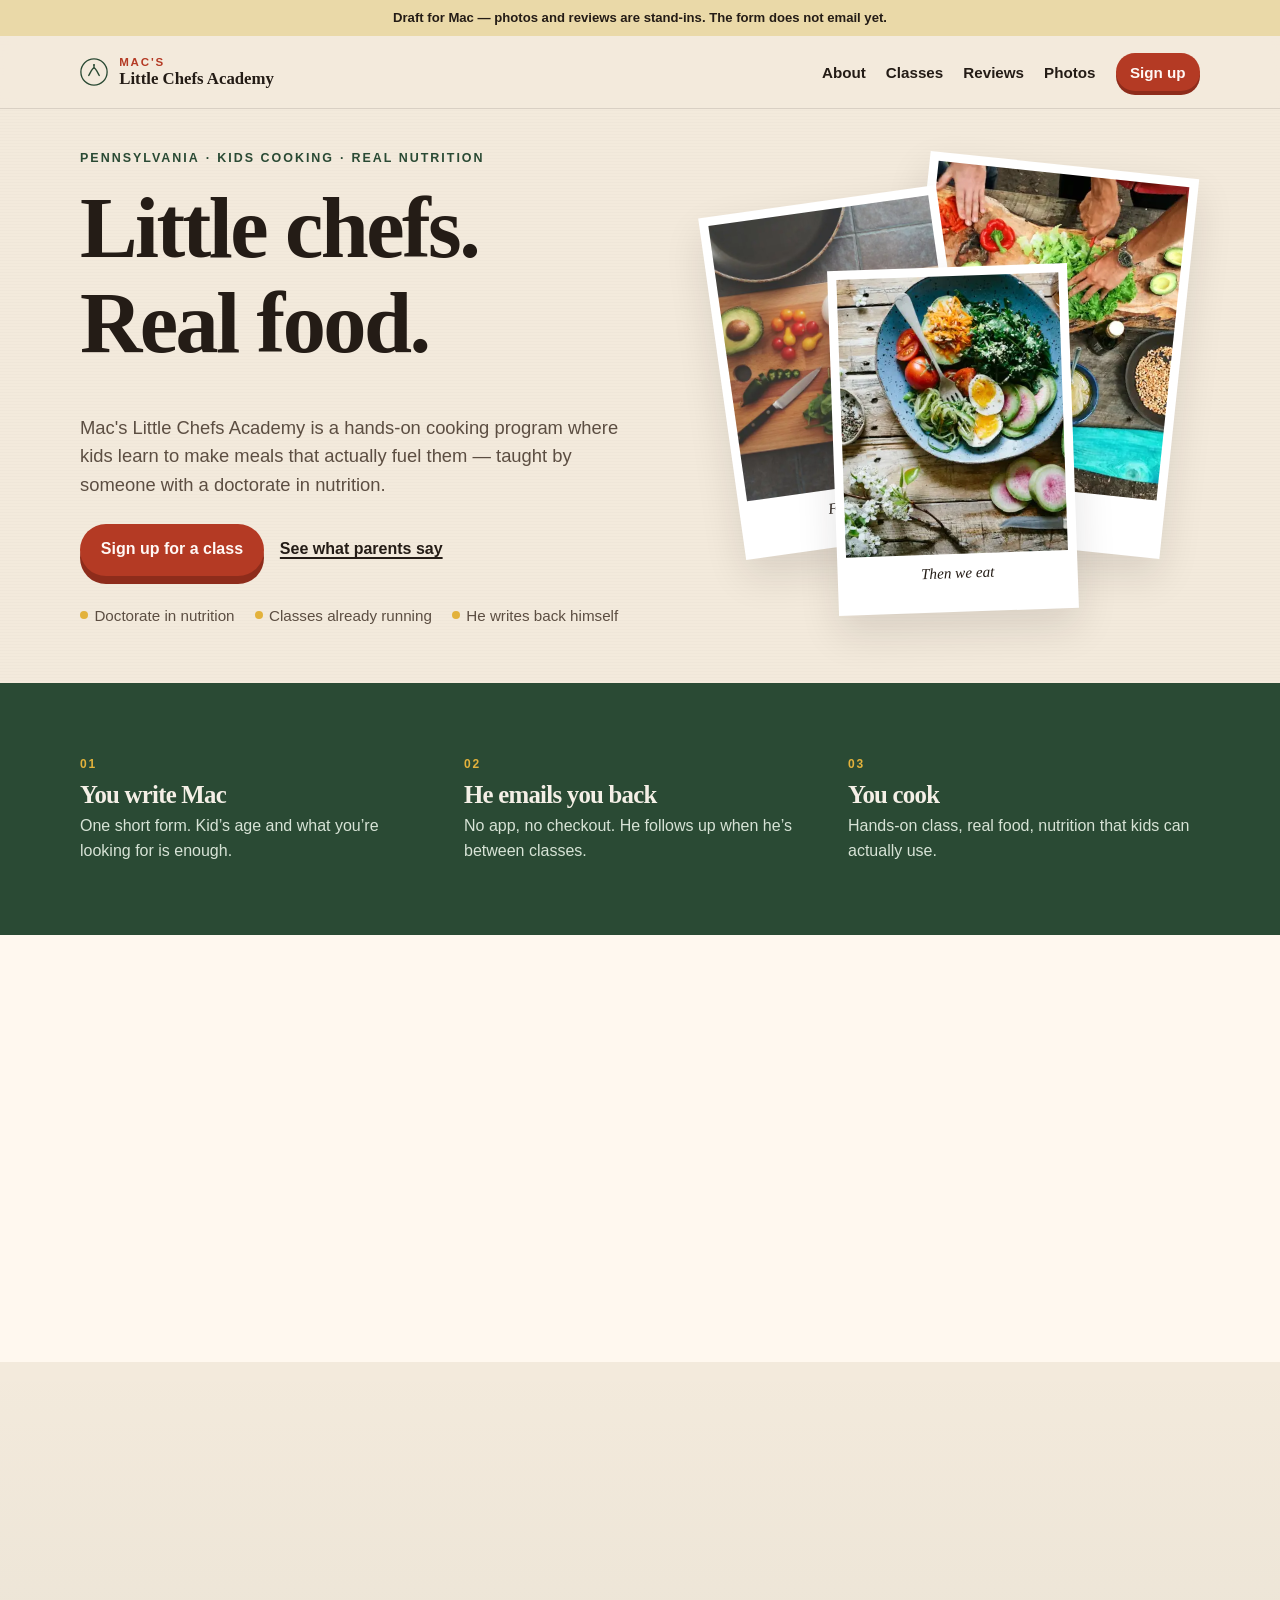
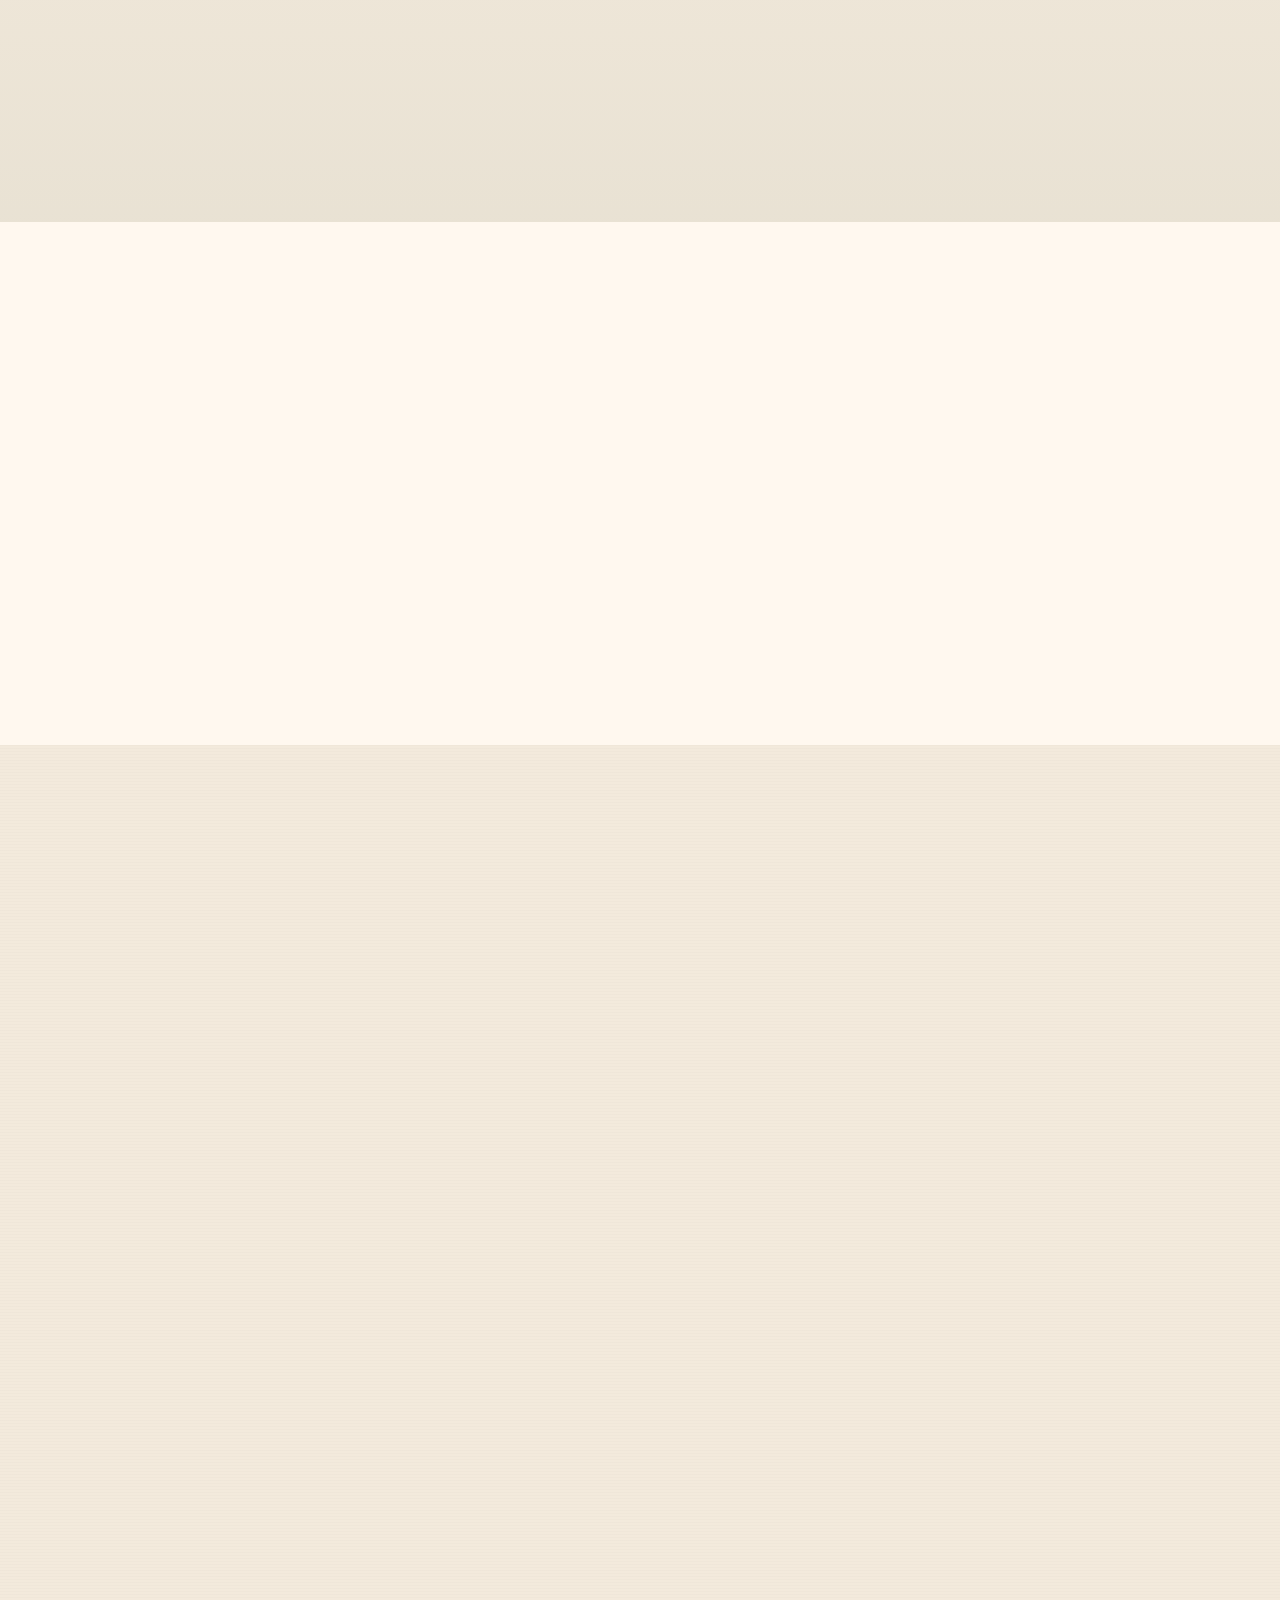
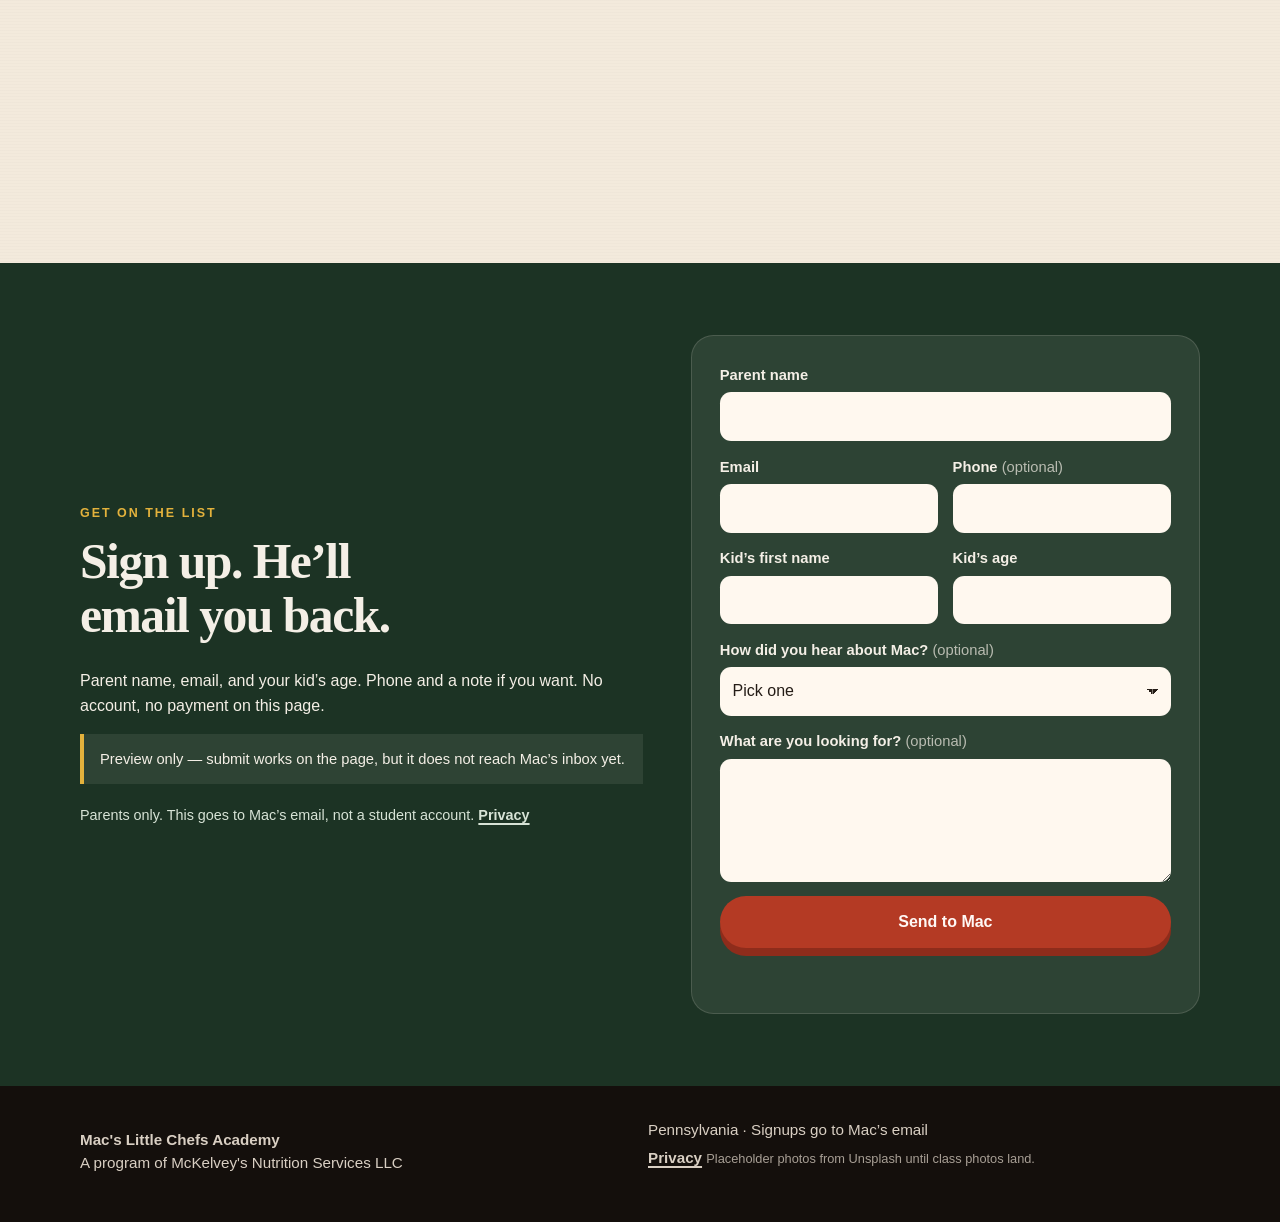
<file: site/index.html>
<!DOCTYPE html>
<html lang="en">
  <head>
    <meta charset="utf-8" />
    <meta name="viewport" content="width=device-width, initial-scale=1" />
    <title>Mac's Little Chefs Academy — Kids cooking in Pennsylvania</title>
    <meta
      name="description"
      content="Hands-on cooking classes for kids in Pennsylvania, taught with real nutrition. Sign up and Mac will follow up by email."
    />
    <meta name="robots" content="noindex, nofollow" />
    <meta name="referrer" content="strict-origin-when-cross-origin" />
    <meta
      http-equiv="Content-Security-Policy"
      content="default-src 'self'; script-src 'self' https://static.cloudflareinsights.com; style-src 'self' https://fonts.googleapis.com; font-src 'self' https://fonts.gstatic.com; img-src 'self' data:; connect-src 'self' https://api.web3forms.com https://cloudflareinsights.com https://static.cloudflareinsights.com; object-src 'none'; base-uri 'self'; form-action 'self' https://api.web3forms.com"
    />
    <meta name="theme-color" content="#2a4a34" />
    <meta property="og:title" content="Mac's Little Chefs Academy" />
    <meta
      property="og:description"
      content="Kids cooking classes in Pennsylvania, taught by someone with a doctorate in nutrition."
    />
    <meta property="og:type" content="website" />
    <meta property="og:url" content="https://jacobrozell.github.io/LittleChefAcademy/" />
    <meta
      property="og:image"
      content="https://jacobrozell.github.io/LittleChefAcademy/images/produce.jpg"
    />
    <meta name="twitter:card" content="summary_large_image" />
    <link rel="canonical" href="https://jacobrozell.github.io/LittleChefAcademy/" />
    <link rel="icon" href="favicon.svg" type="image/svg+xml" />
    <link rel="apple-touch-icon" href="images/produce.jpg" />
    <link rel="preconnect" href="https://fonts.googleapis.com" />
    <link rel="preconnect" href="https://fonts.gstatic.com" crossorigin />
    <link
      href="https://fonts.googleapis.com/css2?family=Fraunces:ital,opsz,wght@0,9..144,500;0,9..144,650;0,9..144,720;1,9..144,500&family=Figtree:wght@400;500;600;700&display=swap"
      rel="stylesheet"
    />
    <link rel="stylesheet" href="css/styles.css" />
    <!-- Structured data for Google. At launch: add the town (address), and
         telephone/email/sameAs once Mac sends them. See docs/runbook.md §6. -->
    <script type="application/ld+json">
      {
        "@context": "https://schema.org",
        "@type": ["LocalBusiness", "EducationalOrganization"],
        "name": "Mac's Little Chefs Academy",
        "description": "Hands-on cooking classes for kids in Pennsylvania, taught by an instructor with a doctorate in nutrition.",
        "url": "https://www.macslittlechef.com/",
        "image": "https://www.macslittlechef.com/images/produce.jpg",
        "areaServed": { "@type": "State", "name": "Pennsylvania" },
        "knowsAbout": ["Kids cooking classes", "Child nutrition", "Healthy cooking for kids"],
        "parentOrganization": {
          "@type": "Organization",
          "name": "McKelvey's Nutrition Services LLC"
        }
      }
    </script>
    <script src="js/config.js"></script>
    <script src="js/boot.js"></script>
  </head>
  <body>
    <a class="skip" href="#main">Skip to content</a>
    <div class="preview-banner preview-only" role="status">
      Draft for Mac — photos and reviews are stand-ins. The form does not email yet.
    </div>

    <header class="site-header">
      <div class="wrap header-inner">
        <a class="wordmark" href="#top">
          <span class="seal" aria-hidden="true">
            <svg viewBox="0 0 32 32" width="28" height="28">
              <circle cx="16" cy="16" r="15" fill="none" stroke="currentColor" stroke-width="1.5" />
              <path
                d="M10 20c2.2-4 4-8.5 6-8.5S19.8 16 22 20"
                fill="none"
                stroke="currentColor"
                stroke-width="1.6"
                stroke-linecap="round"
              />
              <path d="M16 11.5V9" stroke="currentColor" stroke-width="1.6" stroke-linecap="round" />
              <circle cx="16" cy="8" r="1.2" fill="currentColor" />
            </svg>
          </span>
          <span>
            <span class="wordmark-kicker">Mac's</span>
            Little Chefs Academy
          </span>
        </a>
        <nav class="nav" aria-label="Primary">
          <a href="#about">About</a>
          <a href="#classes">Classes</a>
          <a href="#reviews">Reviews</a>
          <a href="#photos">Photos</a>
          <a class="btn btn-small" href="#signup">Sign up</a>
        </nav>
        <button class="menu-toggle" type="button" aria-expanded="false" aria-controls="mobile-nav">
          Menu
        </button>
      </div>
      <nav id="mobile-nav" class="mobile-nav" hidden>
        <a href="#about">About</a>
        <a href="#classes">Classes</a>
        <a href="#reviews">Reviews</a>
        <a href="#photos">Photos</a>
        <a href="#signup">Sign up</a>
      </nav>
    </header>

    <main id="main">
      <section class="hero" id="top">
        <div class="wrap hero-grid">
          <div class="hero-copy">
            <p class="eyebrow tags"><span class="tags-inner"><span>Pennsylvania</span><span>Kids cooking</span><span>Real nutrition</span></span></p>
            <h1>Little chefs. Real food.</h1>
            <p class="lede">
              Mac's Little Chefs Academy is a hands-on cooking program where kids
              learn to make meals that actually fuel them — taught by someone with
              a doctorate in nutrition.
            </p>
            <div class="hero-actions">
              <a class="btn" href="#signup">Sign up for a class</a>
              <a class="text-link" href="#reviews">See what parents say</a>
            </div>
            <ul class="trust">
              <li>Doctorate in nutrition</li>
              <li>Classes already running</li>
              <li>He writes back himself</li>
            </ul>
          </div>
          <div class="hero-photos" aria-hidden="true">
            <!-- Above the fold: load first (fetchpriority), never lazy. -->
            <figure class="polaroid polaroid-a">
              <img
                src="images/produce-640.webp"
                srcset="images/produce-640.webp 640w, images/produce-1280.webp 1280w"
                sizes="(min-width: 800px) 270px, 200px"
                width="640" height="640" alt="" fetchpriority="high" decoding="async"
              />
              <figcaption>Fresh first</figcaption>
            </figure>
            <figure class="polaroid polaroid-b">
              <img
                src="images/cooking-640.webp"
                srcset="images/cooking-640.webp 640w, images/cooking-1280.webp 1280w"
                sizes="(min-width: 800px) 270px, 200px"
                width="640" height="480" alt="" fetchpriority="high" decoding="async"
              />
              <figcaption>Hands on</figcaption>
            </figure>
            <figure class="polaroid polaroid-c">
              <img
                src="images/spread-640.webp"
                srcset="images/spread-640.webp 640w, images/spread-1280.webp 1200w"
                sizes="(min-width: 800px) 240px, 200px"
                width="640" height="436" alt="" fetchpriority="high" decoding="async"
              />
              <figcaption>Then we eat</figcaption>
            </figure>
          </div>
        </div>
      </section>

      <section class="steps" aria-labelledby="steps-title">
        <h2 id="steps-title" class="visually-hidden">How signing up works</h2>
        <div class="wrap steps-grid">
          <article>
            <span>01</span>
            <h3>You write Mac</h3>
            <p>One short form. Kid’s age and what you’re looking for is enough.</p>
          </article>
          <article>
            <span>02</span>
            <h3>He emails you back</h3>
            <p>No app, no checkout. He follows up when he’s between classes.</p>
          </article>
          <article>
            <span>03</span>
            <h3>You cook</h3>
            <p>Hands-on class, real food, nutrition that kids can actually use.</p>
          </article>
        </div>
      </section>

      <section class="about" id="about">
        <div class="wrap about-grid">
          <div>
            <p class="eyebrow">The kitchen</p>
            <h2>Taught like nutrition matters, because it does.</h2>
          </div>
          <div class="about-body">
            <p>
              Mac started Mac's Little Chefs Academy for kids who should leave class
              able to cook something their body can use — not just a cupcake and a
              paper hat.
            </p>
            <p>
              He already holds classes in Pennsylvania. This page is how new
              families get on his list. You sign up, it goes to his email, and he
              follows up when he’s between sessions.
            </p>
            <p class="note preview-only">
              Still needed from Mac: a short bio, ages, where in Pennsylvania,
              and class photos. The doctorate in nutrition stays.
            </p>
          </div>
        </div>
      </section>

      <section class="classes" id="classes">
        <div class="wrap">
          <p class="eyebrow">What class is</p>
          <h2>Show up. Cook. Taste. Understand why.</h2>
          <div class="cards">
            <article class="card">
              <span class="card-num">01</span>
              <h3>Hands-on cooking</h3>
              <p>
                Kids actually cook. Measuring, mixing, tasting, cleaning up — the
                whole loop, not a demo from across the room.
              </p>
            </article>
            <article class="card">
              <span class="card-num">02</span>
              <h3>Nutrition kids can use</h3>
              <p>
                Why this food, not that one, in language that sticks. That’s the
                point of a nutrition doctorate in a kids’ kitchen.
              </p>
            </article>
            <article class="card">
              <span class="card-num">03</span>
              <h3>He follows up himself</h3>
              <p>
                No booking app. Tell him your kid’s age and what you’re looking
                for. He emails back with times and next steps.
              </p>
            </article>
          </div>
        </div>
      </section>

      <section class="reviews" id="reviews">
        <div class="wrap">
          <p class="eyebrow">Reviews</p>
          <h2>What parents will see here.</h2>
          <p class="section-lead">
            Sample quotes so the page has a shape. Replace with 4–6 real parent
            lines (name + kid age is enough).
          </p>
          <div class="review-grid" role="region" aria-label="Parent reviews" tabindex="0">
            <blockquote class="recipe-card">
              <p>“She came home talking about vegetables like they were a plot twist.”</p>
              <footer>Parent of a 7-year-old <span>sample</span></footer>
            </blockquote>
            <blockquote class="recipe-card">
              <p>“A cooking class that doesn’t pretend frosting is a food group.”</p>
              <footer>Parent of a 9-year-old <span>sample</span></footer>
            </blockquote>
            <blockquote class="recipe-card">
              <p>“He learned a meal we actually make on a weeknight now.”</p>
              <footer>Parent of a 10-year-old <span>sample</span></footer>
            </blockquote>
          </div>
        </div>
      </section>

      <section class="photos" id="photos">
        <div class="wrap">
          <p class="eyebrow">The table</p>
          <h2>Class photos go here.</h2>
          <p class="section-lead">
            Stand-in food shots until Mac sends 6–10 pictures from class. No
            faces required — cutting boards and little hands work.
          </p>
          <!-- Below the fold: lazy, then main.js fetches the rest in the
               background once the page has finished loading. Each srcset
               lists the WebP copies from scripts/optimize-images.sh; sizes
               tells the browser how wide the tile is at each breakpoint. -->
          <div class="gallery">
            <figure>
              <img
                src="images/veg-640.webp"
                srcset="images/veg-640.webp 640w, images/veg-1280.webp 1200w"
                sizes="(min-width: 1152px) 740px, (min-width: 600px) 66vw, 100vw"
                width="640" height="968" alt="Colorful vegetables on a table" loading="lazy" decoding="async"
              />
            </figure>
            <figure>
              <img
                src="images/salad-640.webp"
                srcset="images/salad-640.webp 640w, images/salad-1280.webp 1200w"
                sizes="(min-width: 1152px) 360px, (min-width: 600px) 33vw, 50vw"
                width="640" height="427" alt="A bright composed salad" loading="lazy" decoding="async"
              />
            </figure>
            <figure>
              <img
                src="images/pasta-640.webp"
                srcset="images/pasta-640.webp 640w, images/pasta-1280.webp 1200w"
                sizes="(min-width: 1152px) 360px, (min-width: 600px) 33vw, 50vw"
                width="640" height="428" alt="Herb pasta on a plate" loading="lazy" decoding="async"
              />
            </figure>
            <figure>
              <img
                src="images/table-640.webp"
                srcset="images/table-640.webp 640w, images/table-1280.webp 1200w"
                sizes="(min-width: 1152px) 360px, (min-width: 600px) 33vw, 100vw"
                width="640" height="427" alt="A spread of cooked dishes" loading="lazy" decoding="async"
              />
            </figure>
            <figure>
              <img
                src="images/produce-640.webp"
                srcset="images/produce-640.webp 640w, images/produce-1280.webp 1280w"
                sizes="(min-width: 1152px) 360px, (min-width: 600px) 33vw, 50vw"
                width="640" height="640" alt="Fresh produce arranged for cooking" loading="lazy" decoding="async"
              />
            </figure>
            <figure>
              <img
                src="images/cooking-640.webp"
                srcset="images/cooking-640.webp 640w, images/cooking-1280.webp 1280w"
                sizes="(min-width: 1152px) 360px, (min-width: 600px) 33vw, 50vw"
                width="640" height="480" alt="Someone cooking at a stove" loading="lazy" decoding="async"
              />
            </figure>
          </div>
        </div>
      </section>

      <section class="signup" id="signup">
        <div class="wrap signup-grid">
          <div>
            <p class="eyebrow">Get on the list</p>
            <h2>Sign up. He’ll email you back.</h2>
            <p>
              Parent name, email, and your kid’s age. Phone and a note if you
              want. No account, no payment on this page.
            </p>
            <p class="note note-on-dark preview-only">
              Preview only — submit works on the page, but it does not reach
              Mac’s inbox yet.
            </p>
            <p class="fine-print">
              Parents only. This goes to Mac’s email, not a student account.
              <a href="privacy.html">Privacy</a>
            </p>
          </div>
          <form class="signup-form" id="signup-form" novalidate>
            <div class="hp" aria-hidden="true">
              <label for="website">Website</label>
              <input id="website" name="website" type="text" tabindex="-1" autocomplete="off" />
              <input type="checkbox" name="botcheck" tabindex="-1" autocomplete="off" />
            </div>
            <div class="field">
              <label for="parent-name">Parent name</label>
              <input id="parent-name" name="parent_name" type="text" autocomplete="name" maxlength="80" required />
            </div>
            <div class="field-row">
              <div class="field">
                <label for="email">Email</label>
                <input id="email" name="email" type="email" autocomplete="email" maxlength="120" required />
              </div>
              <div class="field">
                <label for="phone">Phone <span class="optional">(optional)</span></label>
                <input id="phone" name="phone" type="tel" autocomplete="tel" maxlength="30" />
              </div>
            </div>
            <div class="field-row">
              <div class="field">
                <label for="kid-name">Kid’s first name</label>
                <input id="kid-name" name="kid_name" type="text" autocomplete="off" maxlength="40" required />
              </div>
              <div class="field">
                <label for="kid-age">Kid’s age</label>
                <input id="kid-age" name="kid_age" type="text" inputmode="numeric" pattern="[0-9]{1,2}" maxlength="2" autocomplete="off" required />
              </div>
            </div>
            <div class="field">
              <label for="heard-about">How did you hear about Mac? <span class="optional">(optional)</span></label>
              <select id="heard-about" name="heard_about">
                <option value="">Pick one</option>
                <option>Google search</option>
                <option>Facebook or a parent group</option>
                <option>Instagram</option>
                <option>A friend or family member</option>
                <option>School or PTA</option>
                <option>Rec center, library, or YMCA</option>
                <option>A birthday party or event</option>
                <option>Other</option>
              </select>
            </div>
            <div class="field" id="heard-other-field" hidden>
              <label for="heard-other">Where? <span class="optional">(optional)</span></label>
              <input id="heard-other" name="heard_about_other" type="text" autocomplete="off" maxlength="80" />
            </div>
            <div class="field">
              <label for="message">What are you looking for? <span class="optional">(optional)</span></label>
              <textarea id="message" name="message" rows="4" maxlength="1000"></textarea>
            </div>
            <button class="btn" type="submit">Send to Mac</button>
            <p class="form-status" id="form-status" role="status" aria-live="polite"></p>
          </form>
        </div>
      </section>
    </main>

    <footer class="site-footer">
      <div class="wrap footer-inner">
        <p>
          <strong>Mac's Little Chefs Academy</strong><br />
          A program of McKelvey's Nutrition Services LLC
        </p>
        <p>
          Pennsylvania · Signups go to Mac’s email<br />
          <a class="contact-email" data-contact-email href="#signup" hidden></a>
          <a href="privacy.html">Privacy</a>
          <span class="photo-credit preview-only">Placeholder photos from Unsplash until class photos land.</span>
        </p>
      </div>
    </footer>

    <script src="js/main.js"></script>
  </body>
</html>
</file>
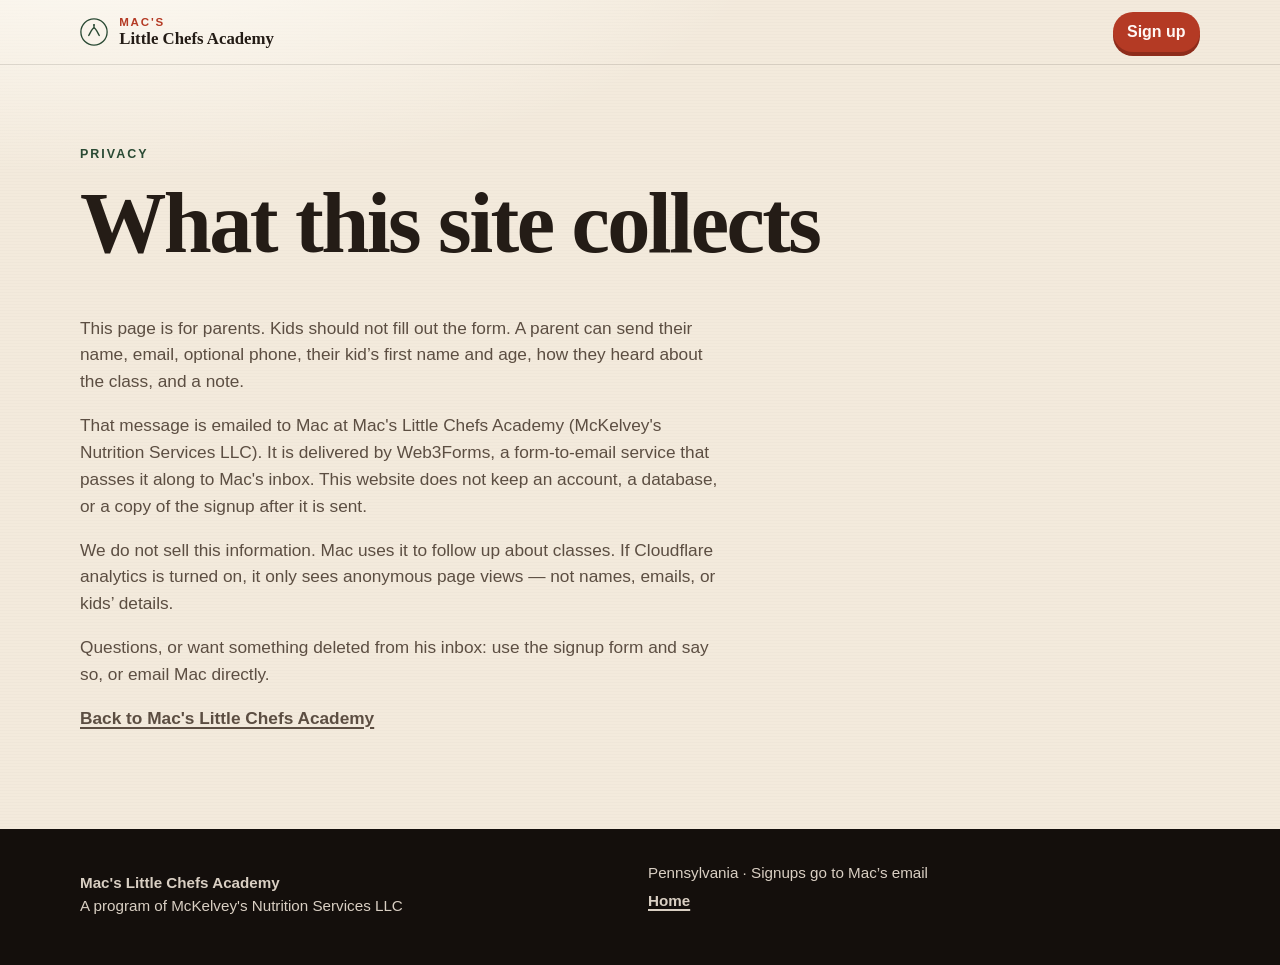
<file: site/privacy.html>
<!DOCTYPE html>
<html lang="en">
  <head>
    <meta charset="utf-8" />
    <meta name="viewport" content="width=device-width, initial-scale=1" />
    <title>Privacy — Mac's Little Chefs Academy</title>
    <meta
      name="description"
      content="How Mac's Little Chefs Academy handles signup information."
    />
    <meta name="robots" content="noindex, nofollow" />
    <meta name="referrer" content="strict-origin-when-cross-origin" />
    <meta
      http-equiv="Content-Security-Policy"
      content="default-src 'self'; script-src 'self'; style-src 'self' https://fonts.googleapis.com; font-src 'self' https://fonts.gstatic.com; img-src 'self'; connect-src 'self'; object-src 'none'; base-uri 'self'; form-action 'self'"
    />
    <link rel="icon" href="favicon.svg" type="image/svg+xml" />
    <link rel="preconnect" href="https://fonts.googleapis.com" />
    <link rel="preconnect" href="https://fonts.gstatic.com" crossorigin />
    <link
      href="https://fonts.googleapis.com/css2?family=Fraunces:ital,opsz,wght@0,9..144,500;0,9..144,650;1,9..144,500&family=Figtree:wght@400;500;600;700&display=swap"
      rel="stylesheet"
    />
    <link rel="stylesheet" href="css/styles.css" />
  </head>
  <body class="simple-page">
    <header class="simple-header">
      <div class="wrap header-inner">
        <a class="wordmark" href="./">
          <span class="seal" aria-hidden="true">
            <svg viewBox="0 0 32 32" width="28" height="28">
              <circle cx="16" cy="16" r="15" fill="none" stroke="currentColor" stroke-width="1.5" />
              <path
                d="M10 20c2.2-4 4-8.5 6-8.5S19.8 16 22 20"
                fill="none"
                stroke="currentColor"
                stroke-width="1.6"
                stroke-linecap="round"
              />
              <path d="M16 11.5V9" stroke="currentColor" stroke-width="1.6" stroke-linecap="round" />
              <circle cx="16" cy="8" r="1.2" fill="currentColor" />
            </svg>
          </span>
          <span>
            <span class="wordmark-kicker">Mac's</span>
            Little Chefs Academy
          </span>
        </a>
        <a class="btn btn-small" href="./#signup">Sign up</a>
      </div>
    </header>
    <main class="wrap page-narrow">
      <p class="eyebrow">Privacy</p>
      <h1>What this site collects</h1>
      <div class="about-body privacy-copy">
        <p>
          This page is for parents. Kids should not fill out the form. A parent
          can send their name, email, optional phone, their kid’s first name and
          age, how they heard about the class, and a note.
        </p>
        <p>
          That message is emailed to Mac at Mac's Little Chefs Academy (McKelvey's
          Nutrition Services LLC). It is delivered by Web3Forms, a form-to-email
          service that passes it along to Mac's inbox. This website does not keep
          an account, a database, or a copy of the signup after it is sent.
        </p>
        <p>
          We do not sell this information. Mac uses it to follow up about
          classes. If Cloudflare analytics is turned on, it only sees anonymous
          page views — not names, emails, or kids’ details.
        </p>
        <p>
          Questions, or want something deleted from his inbox:
          use the signup form and say so, or email Mac directly.
        </p>
        <p><a class="text-link" href="./">Back to Mac's Little Chefs Academy</a></p>
      </div>
    </main>
    <footer class="site-footer">
      <div class="wrap footer-inner">
        <p>
          <strong>Mac's Little Chefs Academy</strong><br />
          A program of McKelvey's Nutrition Services LLC
        </p>
        <p>
          Pennsylvania · Signups go to Mac’s email<br />
          <a href="./">Home</a>
        </p>
      </div>
    </footer>
  </body>
</html>
</file>
<file: site/css/styles.css>
:root {
  --cream: #f3eadc;
  --paper: #fff8ef;
  --ink: #241c16;
  --ink-soft: #5c4e42;
  --herb: #2a4a34;
  --herb-deep: #1c3324;
  --tomato: #b43a24;
  --tomato-dark: #8e2c1b;
  --butter: #e3b23c;
  --sage: #c5d4c4;
  --line: rgba(36, 28, 22, 0.12);
  --shadow: 0 18px 40px rgba(36, 28, 22, 0.12);
  --serif: "Fraunces", Georgia, serif;
  --sans: "Figtree", "Segoe UI", sans-serif;
  --wrap: 1120px;

  /* Motion tokens. Durations follow common design-system ranges:
     press ~100ms, hover ~150ms, small UI ~250ms, entrances ~400ms.
     Ease-out (fast start, gentle stop) for things arriving. */
  --dur-press: 100ms;
  --dur-fast: 150ms;
  --dur-base: 250ms;
  --dur-slow: 400ms;
  --ease-out: cubic-bezier(0.22, 1, 0.36, 1);
  --ease-spring: cubic-bezier(0.34, 1.56, 0.64, 1);
  --stagger: 40ms;
  --rise: 12px;
}

*,
*::before,
*::after {
  box-sizing: border-box;
}

/* `hidden` always wins. Without this, any rule that sets display (grid,
   inline-block…) quietly un-hides the element; that's what kept the mobile
   menu open and left a gap before "Privacy" in the footer. */
[hidden] {
  display: none !important;
}

/* Read by screen readers, invisible on screen. */
.visually-hidden {
  position: absolute !important;
  width: 1px;
  height: 1px;
  margin: -1px;
  padding: 0;
  overflow: hidden;
  clip: rect(0 0 0 0);
  white-space: nowrap;
  border: 0;
}

html {
  /* Our own press states replace the grey flash iOS adds on tap. */
  -webkit-tap-highlight-color: transparent;
  scroll-behavior: smooth;
  scroll-padding-top: 5.5rem;
}

body {
  margin: 0;
  /* Fill the screen even on short pages, so the background never repeats
     into a lighter band at the bottom. */
  min-height: 100vh;
  min-height: 100dvh;
  color: var(--ink);
  font-family: var(--sans);
  background:
    radial-gradient(1200px 500px at 10% -10%, #fffdf8 0%, transparent 55%),
    repeating-linear-gradient(
      0deg,
      rgba(36, 28, 22, 0.015) 0 1px,
      transparent 1px 3px
    ),
    var(--cream);
  line-height: 1.55;
}

img {
  max-width: 100%;
  height: auto;
  display: block;
}

h1,
h2,
h3 {
  font-family: var(--serif);
  font-weight: 650;
  letter-spacing: -0.03em;
  line-height: 1.1;
  margin: 0 0 0.5em;
}

h1 {
  font-size: clamp(3rem, 8vw, 5.4rem);
}

h2 {
  font-size: clamp(2rem, 4vw, 3.1rem);
}

p {
  margin: 0 0 1em;
}

a {
  color: inherit;
}

a:focus-visible,
button:focus-visible {
  outline: 2px solid var(--butter);
  outline-offset: 3px;
}

.skip {
  position: absolute;
  left: 0.75rem;
  top: -3rem;
  background: var(--ink);
  color: var(--paper);
  padding: 0.5rem 0.75rem;
  z-index: 20;
}

.skip:focus {
  top: 0.75rem;
}

.wrap {
  width: min(var(--wrap), calc(100% - 2rem));
  margin-inline: auto;
}

.preview-banner {
  background: #ead9a8;
  color: var(--ink);
  text-align: center;
  font-size: 0.82rem;
  font-weight: 600;
  padding: 0.5rem 1rem;
}

.site-header {
  position: sticky;
  top: 0;
  z-index: 10;
  background: color-mix(in srgb, var(--cream) 88%, transparent);
  backdrop-filter: blur(14px);
  border-bottom: 1px solid var(--line);
}

.header-inner {
  display: flex;
  align-items: center;
  justify-content: space-between;
  gap: 1rem;
  min-height: 4.5rem;
}

.wordmark {
  display: flex;
  align-items: center;
  gap: 0.7rem;
  text-decoration: none;
  font-family: var(--serif);
  font-weight: 650;
  font-size: 1.05rem;
  line-height: 1.15;
}

.wordmark-kicker {
  display: block;
  font-size: 0.72rem;
  font-family: var(--sans);
  font-weight: 700;
  letter-spacing: 0.16em;
  text-transform: uppercase;
  color: var(--tomato);
}

.seal {
  color: var(--herb);
  display: grid;
  place-items: center;
}

.nav {
  display: none;
  align-items: center;
  gap: 1.25rem;
  font-weight: 600;
  font-size: 0.95rem;
}

.nav a {
  text-decoration: none;
}

.nav a:not(.btn):hover {
  color: var(--tomato);
}

.menu-toggle {
  font: inherit;
  font-weight: 700;
  background: transparent;
  border: 1.5px solid var(--ink);
  border-radius: 999px;
  padding: 0.35rem 0.95rem;
  min-height: 2.5rem;
  color: var(--ink);
  cursor: pointer;
  transition: background-color var(--dur-fast) var(--ease-out), color var(--dur-fast) var(--ease-out),
    transform var(--dur-press) var(--ease-out);
}

.menu-toggle:hover,
.menu-toggle[aria-expanded="true"] {
  background: var(--ink);
  color: var(--paper);
}

.menu-toggle:active {
  transform: scale(0.96);
}

.mobile-nav {
  display: grid;
  gap: 0.35rem;
  padding: 0 1rem 1rem;
}

/* `display: grid` above would otherwise override the hidden attribute. */
.mobile-nav[hidden] {
  display: none;
}

.mobile-nav a {
  text-decoration: none;
  font-weight: 600;
  /* ~44px tall: comfortable thumb target. */
  padding: 0.65rem 0.5rem;
  margin-inline: -0.5rem;
  border-bottom: 1px solid var(--line);
  border-radius: 0.5rem;
  cursor: pointer;
  transition: background-color var(--dur-fast) var(--ease-out), color var(--dur-fast) var(--ease-out),
    padding-left var(--dur-fast) var(--ease-out);
}

.mobile-nav a:hover,
.mobile-nav a:focus-visible {
  background: color-mix(in srgb, var(--tomato) 10%, transparent);
  color: var(--tomato);
  padding-left: 0.85rem;
}

.mobile-nav a:active {
  background: color-mix(in srgb, var(--tomato) 18%, transparent);
}

.btn {
  display: inline-flex;
  align-items: center;
  justify-content: center;
  background: var(--tomato);
  color: #fff8f5;
  text-decoration: none;
  border: 0;
  border-radius: 999px;
  padding: 0.85rem 1.3rem;
  font: inherit;
  font-weight: 700;
  cursor: pointer;
  box-shadow: 0 8px 0 var(--tomato-dark);
  transition: transform var(--dur-press) var(--ease-out), box-shadow var(--dur-press) var(--ease-out);
}

.btn:hover {
  transform: translateY(1px);
  box-shadow: 0 7px 0 var(--tomato-dark);
}

.btn:active {
  transform: translateY(4px);
  box-shadow: 0 4px 0 var(--tomato-dark);
}

.btn-small {
  padding: 0.45rem 0.9rem;
  box-shadow: 0 4px 0 var(--tomato-dark);
}

.eyebrow {
  text-transform: uppercase;
  letter-spacing: 0.16em;
  font-size: 0.78rem;
  font-weight: 700;
  color: var(--herb);
  margin-bottom: 0.75rem;
}

.lede {
  font-size: 1.15rem;
  color: var(--ink-soft);
  max-width: 38rem;
}

.hero {
  padding: clamp(1.75rem, 4vw, 2.5rem) 0 clamp(2.5rem, 6vw, 3.5rem);
}

.hero-grid {
  display: grid;
  gap: 2.5rem;
}

.hero-actions {
  display: flex;
  flex-wrap: wrap;
  align-items: center;
  gap: 1rem;
  margin: 1.5rem 0 1.75rem;
}

.text-link {
  font-weight: 700;
}

.trust {
  display: flex;
  flex-wrap: wrap;
  gap: 0.5rem 1.25rem;
  padding: 0;
  margin: 0;
  list-style: none;
  color: var(--ink-soft);
  font-size: 0.95rem;
}

.trust li {
  display: flex;
  align-items: center;
  gap: 0.4rem;
}

.trust li::before {
  content: "";
  width: 0.5rem;
  height: 0.5rem;
  border-radius: 50%;
  background: var(--butter);
}

.hero-photos {
  display: grid;
  grid-template-columns: 1fr 1fr;
  gap: 0.85rem;
  align-items: start;
  /* Keep the photo stack from taking over the screen on big phones. */
  width: 100%;
  max-width: 23rem;
  margin-inline: auto;
}

.polaroid {
  background: white;
  padding: 0.55rem 0.55rem 1.7rem;
  box-shadow: var(--shadow);
  margin: 0;
  width: 100%;
}

.polaroid img {
  width: 100%;
  aspect-ratio: 4 / 5;
  object-fit: cover;
}

.polaroid figcaption {
  font-family: var(--serif);
  font-style: italic;
  text-align: center;
  margin-top: 0.45rem;
  font-size: 0.95rem;
}

.polaroid-a {
  rotate: -3deg;
}

.polaroid-b {
  rotate: 3deg;
  margin-top: 1.2rem;
}

.polaroid-c {
  grid-column: 1 / -1;
  width: min(54%, 220px);
  justify-self: center;
  rotate: -1.5deg;
  margin-top: -0.5rem;
}

.about,
.reviews {
  background: var(--paper);
}

.about,
.classes,
.reviews,
.photos,
.signup,
.steps {
  padding: clamp(3rem, 8vw, 4.5rem) 0;
}

.steps {
  background: var(--herb);
  color: #f4efe6;
}

.steps-grid {
  display: grid;
  gap: 1.5rem;
}

.steps h3 {
  font-size: 1.55rem;
  margin-bottom: 0.35rem;
}

.steps p {
  margin: 0;
  color: #d7e3d6;
}

.steps span {
  display: block;
  font-size: 0.75rem;
  font-weight: 700;
  letter-spacing: 0.16em;
  color: var(--butter);
  margin-bottom: 0.45rem;
}

.about-grid,
.signup-grid {
  display: grid;
  gap: 1.5rem;
}

.about-body {
  font-size: 1.08rem;
  color: var(--ink-soft);
}

.note {
  font-size: 0.92rem;
  padding: 0.85rem 1rem;
  background: #f7efe0;
  border-left: 4px solid var(--butter);
}

.note-on-dark {
  background: rgba(255, 248, 239, 0.08);
  color: #f4efe6;
  border-left-color: var(--butter);
}

.cards,
.review-grid,
.gallery {
  display: grid;
  gap: 1rem;
  margin-top: 1.75rem;
}

.card,
.recipe-card {
  background: var(--paper);
  border: 1px solid var(--line);
  border-radius: 1.25rem;
  padding: 1.4rem;
}

.classes {
  background:
    linear-gradient(180deg, transparent, rgba(42, 74, 52, 0.05)),
    var(--cream);
}

.card h3 {
  font-size: 1.45rem;
}

.card-num {
  display: block;
  font-size: 0.75rem;
  font-weight: 700;
  letter-spacing: 0.16em;
  color: var(--tomato);
  margin-bottom: 0.55rem;
}

.section-lead {
  color: var(--ink-soft);
  max-width: 40rem;
}

.recipe-card {
  background: #fffdf8;
  box-shadow: var(--shadow);
  margin: 0;
  display: flex;
  flex-direction: column;
  justify-content: space-between;
}

.recipe-card p {
  font-family: var(--serif);
  font-size: 1.35rem;
  font-style: italic;
  font-weight: 500;
}

.recipe-card footer {
  color: var(--ink-soft);
  font-size: 0.92rem;
  font-weight: 600;
}

.recipe-card footer span {
  margin-left: 0.5rem;
  text-transform: uppercase;
  letter-spacing: 0.12em;
  font-size: 0.68rem;
  color: var(--tomato);
}

.gallery {
  grid-template-columns: 1fr 1fr;
}

.gallery figure {
  margin: 0;
  overflow: hidden;
  border-radius: 1.1rem;
}

.gallery img {
  width: 100%;
  height: 100%;
  aspect-ratio: 1;
  object-fit: cover;
  transition: transform var(--dur-slow) var(--ease-out);
}

.gallery figure:hover img {
  transform: scale(1.04);
}

.gallery figure:first-child,
.gallery figure:nth-child(4) {
  grid-column: span 2;
  aspect-ratio: 16 / 9;
}

.gallery figure:first-child img,
.gallery figure:nth-child(4) img {
  aspect-ratio: 16 / 9;
}

.signup {
  background: var(--herb-deep);
  color: #f4efe6;
}

.signup .eyebrow {
  color: var(--butter);
}

.signup-form {
  display: grid;
  gap: 0.9rem;
  background: color-mix(in srgb, #fff8ef 8%, transparent);
  border: 1px solid rgba(255, 248, 239, 0.14);
  border-radius: 1.4rem;
  padding: clamp(1.1rem, 3vw, 1.75rem);
}

.signup-form .btn {
  width: 100%;
}

.field {
  display: grid;
  gap: 0.35rem;
}

.field[hidden] {
  display: none;
}

.field-row {
  display: grid;
  gap: 0.9rem;
}

.field label {
  font-weight: 600;
  font-size: 0.92rem;
}

.optional {
  font-weight: 500;
  opacity: 0.7;
}

.field input,
.field textarea,
.field select {
  font: inherit;
  color: var(--ink);
  background: var(--paper);
  border: 0;
  border-radius: 0.7rem;
  padding: 0.75rem 0.8rem;
  width: 100%;
}

.field select {
  appearance: none;
  padding-right: 2.4rem;
  background-image: linear-gradient(45deg, transparent 50%, var(--ink) 50%),
    linear-gradient(135deg, var(--ink) 50%, transparent 50%);
  background-position: calc(100% - 1.15rem) 50%, calc(100% - 0.8rem) 50%;
  background-size: 0.35rem 0.35rem;
  background-repeat: no-repeat;
  cursor: pointer;
}

.field textarea {
  resize: vertical;
}

.field input:focus,
.field textarea:focus,
.field select:focus {
  outline: 2px solid var(--butter);
  outline-offset: 2px;
}

.form-status {
  min-height: 1.4em;
  margin: 0;
  font-weight: 600;
}

.form-status.error {
  color: #ffd2c8;
}

.site-footer {
  background: #140f0c;
  color: #d9cfc3;
  padding: 2rem 0;
  font-size: 0.95rem;
}

.footer-inner {
  display: grid;
  gap: 1rem;
}

.contact-email {
  margin-right: 1rem;
}

.photo-credit {
  display: inline-block;
  margin-top: 0.35rem;
  font-size: 0.8rem;
  opacity: 0.75;
}

html[data-preview="false"] .preview-only {
  display: none;
}

.hp {
  position: absolute;
  left: -10000px;
  width: 1px;
  height: 1px;
  overflow: hidden;
}

.page-narrow {
  padding: clamp(3rem, 8vw, 5rem) 0;
}

/* Short pages (privacy, 404): footer pinned to the bottom of the screen. */
.simple-page {
  display: flex;
  flex-direction: column;
}

.simple-page main {
  flex: 1 0 auto;
}

.fine-print {
  font-size: 0.9rem;
  color: #d7e3d6;
}

.fine-print a,
.site-footer a {
  color: inherit;
  font-weight: 700;
  display: inline-block;
  padding-block: 0.3rem;
}

.privacy-copy {
  max-width: 40rem;
}

/* ---------- Large phones and tablets (520–799px) ----------
   Still the one-column phone flow, but use the extra width instead of
   stretching single cards and photos edge to edge. */
@media (min-width: 520px) and (max-width: 799px) {
  .hero-photos {
    grid-template-columns: repeat(3, 1fr);
    max-width: 38rem;
  }

  .polaroid-b {
    margin-top: 1.4rem;
  }

  .polaroid-c {
    grid-column: auto;
    width: 100%;
    justify-self: stretch;
    margin-top: 0.4rem;
  }

  .field-row {
    grid-template-columns: 1fr 1fr;
  }

  .footer-inner {
    grid-template-columns: 1fr 1fr;
    align-items: end;
  }
}

@media (min-width: 600px) and (max-width: 799px) {
  .steps-grid {
    grid-template-columns: repeat(3, 1fr);
    gap: 1.25rem;
  }

  .steps h3 {
    font-size: 1.3rem;
  }

  .cards,
  .review-grid {
    grid-template-columns: 1fr 1fr;
  }

  /* An odd card out spans the full row instead of leaving a hole. */
  .cards > :last-child:nth-child(odd),
  .review-grid > :last-child:nth-child(odd) {
    grid-column: 1 / -1;
  }

}

/* ---------- Gallery mosaic, tablet and up (600px+) ----------
   3 columns with fixed row heights so every tile lines up. The first photo
   is a 2×2 feature tile. With 6 photos that's exactly 3 full rows. For other
   counts the last photo stretches to close the gap, so 4–10 photos from Mac
   all end on a clean edge. */
@media (min-width: 600px) {
  .gallery {
    grid-template-columns: repeat(3, 1fr);
    grid-auto-rows: clamp(150px, 21vw, 250px);
  }

  .gallery figure,
  .gallery figure:first-child,
  .gallery figure:nth-child(4) {
    grid-column: auto;
    grid-row: auto;
    aspect-ratio: auto;
  }

  .gallery figure:first-child {
    grid-column: span 2;
    grid-row: span 2;
  }

  .gallery figure:last-child:nth-child(3n + 1):not(:first-child) {
    grid-column: 1 / -1;
  }

  .gallery figure:last-child:nth-child(3n + 2) {
    grid-column: span 2;
  }

  .gallery img,
  .gallery figure:first-child img,
  .gallery figure:nth-child(4) img {
    aspect-ratio: auto;
    height: 100%;
  }
}

@media (min-width: 800px) {
  .nav {
    display: flex;
  }

  .hero-photos {
    max-width: none;
    margin-inline: 0;
  }

  .menu-toggle,
  .mobile-nav {
    display: none;
  }

  .hero-grid,
  .about-grid,
  .signup-grid {
    grid-template-columns: 1.05fr 0.95fr;
    align-items: center;
    gap: 3rem;
  }

  .cards,
  .review-grid {
    grid-template-columns: repeat(3, 1fr);
  }

  .gallery {
    gap: 1.1rem;
  }

  .hero-photos {
    position: relative;
    display: block;
    min-height: 28rem;
  }

  .polaroid {
    position: absolute;
    width: min(58%, 240px);
  }

  .polaroid-a {
    left: 6%;
    top: 8%;
    rotate: -8deg;
    z-index: 2;
    margin-top: 0;
  }

  .polaroid-b {
    right: 4%;
    top: 0;
    width: min(62%, 270px);
    rotate: 6deg;
    z-index: 1;
    margin-top: 0;
  }

  .polaroid-c {
    left: 28%;
    bottom: 0;
    width: min(58%, 240px);
    rotate: -2deg;
    z-index: 3;
    margin-top: 0;
    justify-self: auto;
  }

  .steps-grid {
    grid-template-columns: repeat(3, 1fr);
    gap: 2rem;
  }

  .field-row {
    grid-template-columns: 1fr 1fr;
  }

  .footer-inner {
    grid-template-columns: 1fr 1fr;
    align-items: end;
  }
}

/* ---------- Polish: hover, focus and motion ---------- */

::selection {
  background: var(--butter);
  color: var(--ink);
}

h1,
h2,
h3 {
  text-wrap: balance;
}

p,
li {
  text-wrap: pretty;
}

@keyframes rise {
  from {
    opacity: 0;
    translate: 0 var(--rise);
  }
}

@keyframes polaroid-in {
  from {
    opacity: 0;
    translate: 0 20px;
    scale: 0.96;
  }
}

@keyframes menu-in {
  from {
    opacity: 0;
    translate: 0 -6px;
  }
}

@keyframes spin {
  to {
    rotate: 360deg;
  }
}

/* Header picks up a soft shadow once the page scrolls (class set in main.js). */
.site-header {
  transition: box-shadow var(--dur-base) var(--ease-out);
}

.site-header.is-scrolled {
  box-shadow: 0 8px 24px rgba(36, 28, 22, 0.08);
}

/* Logo seal gives a little wobble on hover. */
.seal {
  transition: rotate var(--dur-slow) var(--ease-spring);
}

.wordmark:hover .seal {
  rotate: -14deg;
}

/* Desktop nav: underline grows from the left; current section stays marked. */
.nav a:not(.btn) {
  position: relative;
  padding-block: 0.25rem;
  transition: color var(--dur-fast) var(--ease-out);
}

.nav a:not(.btn)::after {
  content: "";
  position: absolute;
  left: 0;
  right: 0;
  bottom: -1px;
  height: 2px;
  border-radius: 2px;
  background: currentColor;
  scale: 0 1;
  transform-origin: left;
  transition: scale var(--dur-base) var(--ease-out);
}

.nav a:not(.btn):hover::after,
.nav a:not(.btn)[aria-current]::after {
  scale: 1 1;
}

/* Text links turn tomato when current. The Sign up button is already tomato,
   so it gets a soft ring instead; turning its text tomato made it vanish. */
.nav a:not(.btn)[aria-current],
.mobile-nav a[aria-current] {
  color: var(--tomato);
}

.nav .btn[aria-current] {
  box-shadow: 0 4px 0 var(--tomato-dark), 0 0 0 3px rgba(180, 58, 36, 0.22);
}

/* Mobile menu slides down, links follow one after another. */
.mobile-nav:not([hidden]) {
  animation: menu-in var(--dur-base) var(--ease-out);
}

.mobile-nav:not([hidden]) a {
  animation: menu-in var(--dur-base) var(--ease-out) backwards;
}

.mobile-nav a:nth-child(2) {
  animation-delay: 30ms;
}

.mobile-nav a:nth-child(3) {
  animation-delay: 60ms;
}

.mobile-nav a:nth-child(4) {
  animation-delay: 90ms;
}

.mobile-nav a:nth-child(5) {
  animation-delay: 120ms;
}

/* Buttons: warmer on hover, spinner while sending. */
.btn {
  transition: transform var(--dur-press) var(--ease-out), box-shadow var(--dur-press) var(--ease-out),
    background-color var(--dur-fast) var(--ease-out);
}

.btn:hover {
  background: #c4432b;
}

.btn[disabled] {
  cursor: progress;
  transform: translateY(4px);
  box-shadow: 0 4px 0 var(--tomato-dark);
}

.btn[aria-busy="true"]::after {
  content: "";
  width: 0.95em;
  height: 0.95em;
  margin-left: 0.6em;
  border: 2px solid currentColor;
  border-right-color: transparent;
  border-radius: 50%;
  animation: spin 0.7s linear infinite;
}

/* Text links: underline drifts down and warms up. */
.text-link,
.fine-print a,
.site-footer a {
  text-decoration-thickness: 2px;
  text-underline-offset: 0.2em;
  transition: color var(--dur-fast) var(--ease-out), text-underline-offset var(--dur-fast) var(--ease-out);
}

.text-link:hover {
  color: var(--tomato);
  text-underline-offset: 0.38em;
}

.fine-print a:hover,
.site-footer a:hover {
  color: var(--butter);
  text-underline-offset: 0.38em;
}

/* Hero: copy rises in, polaroids drop onto the table. */
.hero-copy > * {
  animation: rise var(--dur-slow) var(--ease-out) backwards;
}

.hero-copy > :nth-child(2) {
  animation-delay: calc(var(--stagger) * 1);
}

.hero-copy > :nth-child(3) {
  animation-delay: calc(var(--stagger) * 2);
}

.hero-copy > :nth-child(4) {
  animation-delay: calc(var(--stagger) * 3);
}

.hero-copy > :nth-child(5) {
  animation-delay: calc(var(--stagger) * 4);
}

.polaroid {
  animation: polaroid-in 500ms var(--ease-out) backwards;
  transition: rotate var(--dur-base) var(--ease-out), scale var(--dur-base) var(--ease-out),
    box-shadow var(--dur-base) var(--ease-out);
}

.polaroid-a {
  animation-delay: 80ms;
}

.polaroid-b {
  animation-delay: 140ms;
}

.polaroid-c {
  animation-delay: 200ms;
}

/* Review cards sit a little crooked, like recipe cards on a fridge. */
.recipe-card {
  transition: rotate var(--dur-base) var(--ease-out), translate var(--dur-base) var(--ease-out),
    box-shadow var(--dur-base) var(--ease-out);
}

.card {
  transition: translate var(--dur-base) var(--ease-out), box-shadow var(--dur-base) var(--ease-out),
    border-color var(--dur-base) var(--ease-out);
}

.card-num {
  transition: letter-spacing var(--dur-base) var(--ease-out);
}

.gallery figure {
  transition: box-shadow var(--dur-base) var(--ease-out);
}

@media (min-width: 800px) {
  .review-grid .recipe-card:nth-child(3n + 1) {
    rotate: -1deg;
  }

  .review-grid .recipe-card:nth-child(3n + 2) {
    rotate: 0.8deg;
    translate: 0 0.5rem;
  }

  .review-grid .recipe-card:nth-child(3n) {
    rotate: -0.4deg;
  }
}

@media (hover: hover) {
  .card:hover {
    translate: 0 -4px;
    box-shadow: var(--shadow);
    border-color: rgba(180, 58, 36, 0.25);
  }

  .card:hover .card-num {
    letter-spacing: 0.24em;
  }

  .review-grid .recipe-card:hover {
    rotate: 0deg;
    translate: 0 -4px;
    box-shadow: 0 24px 50px rgba(36, 28, 22, 0.16);
  }

  .gallery figure:hover {
    box-shadow: var(--shadow);
  }

  .field input:hover,
  .field textarea:hover,
  .field select:hover {
    box-shadow: 0 0 0 3px rgba(227, 178, 60, 0.3);
  }
}

@media (hover: hover) and (min-width: 800px) {
  .polaroid:hover {
    rotate: 0deg;
    scale: 1.05;
    z-index: 4;
    box-shadow: 0 26px 50px rgba(36, 28, 22, 0.22);
  }
}

/* Form: labels light up with their field, bad entries get a soft red ring
   (only after the parent has touched the field). */
.field input,
.field textarea,
.field select {
  transition: box-shadow var(--dur-fast) var(--ease-out);
}

.field label {
  transition: color var(--dur-fast) var(--ease-out);
}

.field:focus-within > label {
  color: var(--butter);
}

.field input:user-invalid,
.field textarea:user-invalid {
  box-shadow: 0 0 0 2px #ffb4a3;
}

.form-status.is-visible {
  animation: rise var(--dur-base) var(--ease-out);
}

.form-status.success {
  color: #cfe8c9;
}

/* Photos: a warm placeholder holds the space while a photo downloads, then
   the photo fades in. main.js only adds .img-fade to photos that are still
   loading, so cached photos show instantly and nothing hides without JS. */
.polaroid img,
.gallery img {
  background: #e4d8c4;
}

img.img-fade {
  opacity: 0;
  transition: opacity var(--dur-base) linear;
}

img.img-fade.is-loaded {
  opacity: 1;
}

/* Dot-separated tags ("Pennsylvania · Kids cooking · …"). Each tag wraps as a
   whole. Every tag carries its dot in front, and the row is shifted left by
   one dot-width with the overflow clipped, so the dot that would start a new
   line is hidden. No dangling dots at either end of a line. */
.tags {
  overflow: hidden;
}

.tags-inner {
  display: flex;
  flex-wrap: wrap;
  margin-left: -1.4em;
}

.tags-inner > span {
  white-space: nowrap;
}

.tags-inner > span::before {
  content: "·";
  content: "·" / ""; /* decorative: screen readers skip it (where supported) */
  display: inline-block;
  width: 1.4em;
  text-align: center;
}

/* Reviews on phones: a swipeable row (the next card peeks in) instead of a
   long stack, which matters once Mac has 4–6 real reviews. */
@media (max-width: 599px) {
  .review-grid {
    grid-auto-flow: column;
    grid-auto-columns: 86%;
    overflow-x: auto;
    overscroll-behavior-x: contain;
    scroll-snap-type: x mandatory;
    scroll-padding-inline: 1rem;
    margin-inline: -1rem;
    padding: 0.5rem 1rem 1.75rem;
    scrollbar-width: none;
  }

  .review-grid::-webkit-scrollbar {
    display: none;
  }

  .review-grid .recipe-card {
    scroll-snap-align: start;
  }

  .recipe-card p {
    font-size: 1.2rem;
  }
}

.review-grid:focus-visible {
  outline: 2px solid var(--butter);
  outline-offset: 4px;
  border-radius: 1rem;
}

/* Small header for the privacy and 404 pages. */
.simple-header {
  border-bottom: 1px solid var(--line);
}

.simple-header .header-inner {
  min-height: 4rem;
}

/* Sections fade up as they scroll in. main.js adds .reveal only when JS runs
   and the visitor hasn't asked for reduced motion, so nothing is ever hidden
   without it. */
.reveal {
  opacity: 0;
  translate: 0 var(--rise);
  transition: opacity var(--dur-base) linear, translate var(--dur-slow) var(--ease-out);
  transition-delay: var(--reveal-delay, 0ms);
}

.reveal.is-visible {
  opacity: 1;
  translate: none;
}

@media print {
  .reveal {
    opacity: 1;
    translate: none;
  }
}

@media (prefers-reduced-motion: reduce) {
  html {
    scroll-behavior: auto;
  }

  *,
  *::before,
  *::after {
    animation: none !important;
    transition: none !important;
  }

  .menu-toggle:active,
  .gallery figure:hover img {
    transform: none;
  }

  .card:hover,
  .review-grid .recipe-card:hover,
  .polaroid:hover {
    translate: none;
    scale: none;
  }
}
</file>
